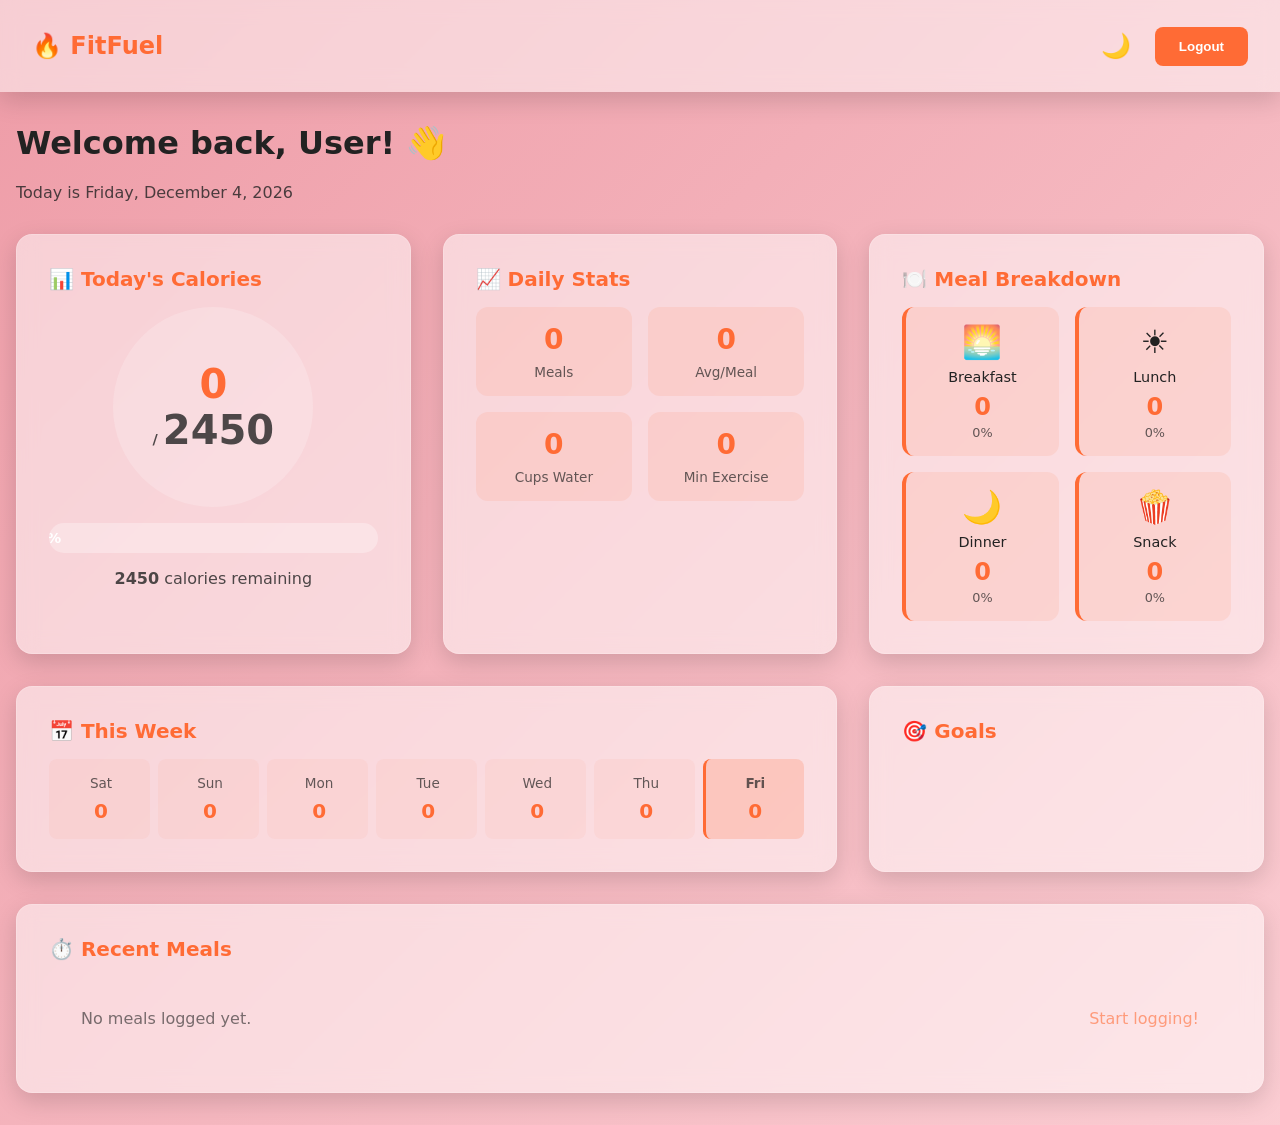
<file: frontend/dashboard.html>
<!DOCTYPE html>
<html lang="en">
<head>
    <meta charset="UTF-8" />
    <meta name="viewport" content="width=device-width, initial-scale=1.0" />
    <title>Dashboard - FitFuel</title>
    <link rel="icon" type="image/png" href="Fitfuel favicon.png" />
    <style>
        :root {
            --brand: #ff6b35;
            --brand-2: #ff884d;
            --brand-3: #ffcc70;
            --text: #222;
            --text-inv: #fff;
            --glass-light: rgba(255, 255, 255, 0.5);
            --glass-dark: rgba(0, 0, 0, 0.45);
            --card-radius: 16px;
            --shadow-1: 0 8px 24px rgba(0, 0, 0, 0.15);
            --shadow-2: 0 12px 28px rgba(0, 0, 0, 0.22);
            --success: #4caf50;
            --warning: #ff9800;
            --danger: #f44336;
        }

        * {
            box-sizing: border-box;
        }

        html, body {
            scroll-behavior: smooth;
            margin: 0;
            padding: 0;
        }

        body {
            font-family: system-ui, -apple-system, Segoe UI, Roboto, Ubuntu, Cantarell, Noto Sans, Arial;
            min-height: 100vh;
            color: var(--text);
            background: linear-gradient(-45deg, #ffecd2, #fcb69f, #ffdde1, #ee9ca7);
            background-size: 400% 400%;
            animation: gradientMove 16s ease infinite;
        }

        body.dark {
            color: var(--text-inv);
            background: linear-gradient(-45deg, #141e30, #243b55, #0f2027, #2c5364);
            background-size: 400% 400%;
        }

        @keyframes gradientMove {
            0% { background-position: 0% 50%; }
            50% { background-position: 100% 50%; }
            100% { background-position: 0% 50%; }
        }

        /* Header */
        header {
            background: var(--glass-light);
            backdrop-filter: blur(10px);
            padding: 1.5rem 2rem;
            display: flex;
            justify-content: space-between;
            align-items: center;
            box-shadow: var(--shadow-1);
            position: sticky;
            top: 0;
            z-index: 100;
        }

        .logo {
            font-size: 1.5rem;
            font-weight: bold;
            color: var(--brand);
            text-decoration: none;
        }

        .header-actions {
            display: flex;
            gap: 1rem;
            align-items: center;
        }

        .theme-toggle {
            background: none;
            border: none;
            font-size: 1.5rem;
            cursor: pointer;
            padding: 0.5rem;
        }

        .logout-btn {
            padding: 0.75rem 1.5rem;
            background: var(--brand);
            color: var(--text-inv);
            border: none;
            border-radius: 8px;
            cursor: pointer;
            font-weight: 600;
            transition: background 0.3s;
        }

        .logout-btn:hover {
            background: var(--brand-2);
        }

        /* Main Container */
        .container {
            max-width: 1400px;
            margin: 2rem auto;
            padding: 0 1rem;
        }

        /* Grid Layout */
        .dashboard-grid {
            display: grid;
            grid-template-columns: repeat(auto-fit, minmax(300px, 1fr));
            gap: 2rem;
            margin-bottom: 2rem;
        }

        /* Card Styles */
        .card {
            background: var(--glass-light);
            backdrop-filter: blur(10px);
            padding: 2rem;
            border-radius: var(--card-radius);
            box-shadow: var(--shadow-1);
            border: 1px solid rgba(255, 255, 255, 0.18);
            transition: transform 0.3s, box-shadow 0.3s;
        }

        .card:hover {
            transform: translateY(-5px);
            box-shadow: var(--shadow-2);
        }

        body.dark .card {
            background: var(--glass-dark);
            border-color: rgba(255, 255, 255, 0.1);
        }

        .card h2 {
            margin: 0 0 1rem 0;
            font-size: 1.25rem;
            color: var(--brand);
        }

        /* Calorie Counter */
        .calorie-counter {
            text-align: center;
        }

        .calorie-circle {
            width: 200px;
            height: 200px;
            border-radius: 50%;
            background: conic-gradient(
                var(--brand) 0deg,
                var(--brand) var(--calorie-percentage, 180deg),
                rgba(255, 255, 255, 0.2) var(--calorie-percentage, 180deg),
                rgba(255, 255, 255, 0.2) 360deg
            );
            display: flex;
            flex-direction: column;
            justify-content: center;
            align-items: center;
            margin: 1rem auto;
            font-weight: bold;
            color: var(--brand);
        }

        .calorie-circle span {
            font-size: 2.5rem;
        }

        .calorie-circle small {
            font-size: 0.9rem;
            color: var(--text);
            opacity: 0.8;
        }

        /* Stats Grid */
        .stats-grid {
            display: grid;
            grid-template-columns: repeat(auto-fit, minmax(150px, 1fr));
            gap: 1rem;
        }

        .stat-item {
            background: rgba(255, 107, 53, 0.1);
            padding: 1rem;
            border-radius: 12px;
            text-align: center;
        }

        .stat-value {
            font-size: 1.75rem;
            font-weight: bold;
            color: var(--brand);
        }

        .stat-label {
            font-size: 0.85rem;
            color: var(--text);
            opacity: 0.7;
            margin-top: 0.5rem;
        }

        /* Progress Bar */
        .progress-bar {
            width: 100%;
            height: 30px;
            background: rgba(255, 255, 255, 0.3);
            border-radius: 15px;
            overflow: hidden;
            margin: 1rem 0;
        }

        .progress-fill {
            height: 100%;
            background: linear-gradient(90deg, var(--brand), var(--brand-2));
            display: flex;
            align-items: center;
            justify-content: center;
            color: var(--text-inv);
            font-weight: bold;
            font-size: 0.9rem;
            transition: width 0.5s ease;
        }

        /* Chart Container */
        .chart-container {
            position: relative;
            width: 100%;
            height: 300px;
            margin: 1rem 0;
        }

        canvas {
            max-width: 100%;
        }

        /* Weekly Overview */
        .weekly-overview {
            display: grid;
            grid-template-columns: repeat(7, 1fr);
            gap: 0.5rem;
        }

        .day-item {
            text-align: center;
            padding: 1rem;
            background: rgba(255, 107, 53, 0.05);
            border-radius: 8px;
            border-left: 3px solid transparent;
            transition: all 0.3s;
        }

        .day-item.today {
            background: rgba(255, 107, 53, 0.2);
            border-left-color: var(--brand);
            font-weight: bold;
        }

        .day-name {
            font-size: 0.85rem;
            color: var(--text);
            opacity: 0.7;
            margin-bottom: 0.5rem;
        }

        .day-calories {
            font-size: 1.25rem;
            color: var(--brand);
            font-weight: bold;
        }

        /* Meal Breakdown */
        .meal-breakdown {
            display: grid;
            grid-template-columns: repeat(auto-fit, minmax(120px, 1fr));
            gap: 1rem;
        }

        .meal-box {
            text-align: center;
            padding: 1rem;
            background: rgba(255, 107, 53, 0.1);
            border-radius: 12px;
            border-left: 4px solid var(--brand);
        }

        .meal-icon {
            font-size: 2rem;
            margin-bottom: 0.5rem;
        }

        .meal-name {
            font-size: 0.9rem;
            color: var(--text);
            margin-bottom: 0.5rem;
        }

        .meal-calories {
            font-size: 1.5rem;
            color: var(--brand);
            font-weight: bold;
        }

        .meal-percentage {
            font-size: 0.8rem;
            color: var(--text);
            opacity: 0.7;
            margin-top: 0.25rem;
        }

        /* Recent Activities */
        .activity-list {
            list-style: none;
            padding: 0;
            margin: 0;
        }

        .activity-item {
            padding: 1rem;
            border-bottom: 1px solid rgba(255, 255, 255, 0.2);
            display: flex;
            justify-content: space-between;
            align-items: center;
        }

        .activity-item:last-child {
            border-bottom: none;
        }

        .activity-info {
            display: flex;
            flex-direction: column;
            gap: 0.25rem;
        }

        .activity-title {
            font-weight: 600;
            color: var(--text);
        }

        .activity-time {
            font-size: 0.85rem;
            color: var(--text);
            opacity: 0.6;
        }

        .activity-calories {
            font-weight: bold;
            color: var(--brand);
        }

        /* Goals Section */
        .goals-container {
            display: grid;
            gap: 1rem;
        }

        .goal-item {
            padding: 1.5rem;
            background: rgba(255, 107, 53, 0.1);
            border-radius: 12px;
            border-left: 4px solid var(--success);
        }

        .goal-header {
            display: flex;
            justify-content: space-between;
            align-items: center;
            margin-bottom: 0.75rem;
        }

        .goal-title {
            font-weight: 600;
            font-size: 1.1rem;
        }

        .goal-status {
            font-size: 0.85rem;
            padding: 0.25rem 0.75rem;
            background: var(--success);
            color: white;
            border-radius: 20px;
        }

        .goal-status.warning {
            background: var(--warning);
        }

        .goal-status.danger {
            background: var(--danger);
        }

        /* Responsive */
        @media (max-width: 768px) {
            header {
                flex-direction: column;
                gap: 1rem;
                text-align: center;
            }

            .dashboard-grid {
                grid-template-columns: 1fr;
            }

            .calorie-circle {
                width: 150px;
                height: 150px;
            }

            .calorie-circle span {
                font-size: 1.75rem;
            }

            .weekly-overview {
                grid-template-columns: repeat(auto-fit, minmax(60px, 1fr));
            }

            .day-item {
                padding: 0.75rem 0.5rem;
            }
        }

        /* Loading Animation */
        @keyframes pulse {
            0%, 100% { opacity: 1; }
            50% { opacity: 0.5; }
        }

        .loading {
            animation: pulse 1.5s ease-in-out infinite;
        }
    </style>
</head>
<body>
    <header>
        <a href="index.html" class="logo">🔥 FitFuel</a>
        <div class="header-actions">
            <button class="theme-toggle" id="themeToggle">🌙</button>
            <button class="logout-btn" id="logoutBtn">Logout</button>
        </div>
    </header>

    <div class="container">
        <!-- Welcome Section -->
        <div style="margin-bottom: 2rem;">
            <h1>Welcome back, <span id="username">User</span>! 👋</h1>
            <p style="opacity: 0.8; margin: 0;">Today is <span id="todayDate"></span></p>
        </div>

        <!-- Main Dashboard Grid -->
        <div class="dashboard-grid">
            <!-- Calorie Counter Card -->
            <div class="card">
                <h2>📊 Today's Calories</h2>
                <div class="calorie-counter">
                    <div class="calorie-circle" id="calorieCircle">
                        <span id="caloriesConsumed">0</span>
                        <small>/ <span id="calorieGoal">2450</span></small>
                    </div>
                    <div class="progress-bar">
                        <div class="progress-fill" id="progressFill" style="width: 0%;">
                            <span id="progressPercent">0%</span>
                        </div>
                    </div>
                    <p style="margin: 1rem 0 0 0; color: var(--text); opacity: 0.8;">
                        <strong id="caloriesRemaining">2450</strong> calories remaining
                    </p>
                </div>
            </div>

            <!-- Daily Stats Card -->
            <div class="card">
                <h2>📈 Daily Stats</h2>
                <div class="stats-grid">
                    <div class="stat-item">
                        <div class="stat-value" id="mealsCount">0</div>
                        <div class="stat-label">Meals</div>
                    </div>
                    <div class="stat-item">
                        <div class="stat-value" id="avgCalories">0</div>
                        <div class="stat-label">Avg/Meal</div>
                    </div>
                    <div class="stat-item">
                        <div class="stat-value" id="waterIntake">0</div>
                        <div class="stat-label">Cups Water</div>
                    </div>
                    <div class="stat-item">
                        <div class="stat-value" id="exerciseTime">0</div>
                        <div class="stat-label">Min Exercise</div>
                    </div>
                </div>
            </div>

            <!-- Meal Breakdown Card -->
            <div class="card">
                <h2>🍽️ Meal Breakdown</h2>
                <div class="meal-breakdown">
                    <div class="meal-box">
                        <div class="meal-icon">🌅</div>
                        <div class="meal-name">Breakfast</div>
                        <div class="meal-calories" id="breakfastCal">0</div>
                        <div class="meal-percentage" id="breakfastPct">0%</div>
                    </div>
                    <div class="meal-box">
                        <div class="meal-icon">☀️</div>
                        <div class="meal-name">Lunch</div>
                        <div class="meal-calories" id="lunchCal">0</div>
                        <div class="meal-percentage" id="lunchPct">0%</div>
                    </div>
                    <div class="meal-box">
                        <div class="meal-icon">🌙</div>
                        <div class="meal-name">Dinner</div>
                        <div class="meal-calories" id="dinnerCal">0</div>
                        <div class="meal-percentage" id="dinnerPct">0%</div>
                    </div>
                    <div class="meal-box">
                        <div class="meal-icon">🍿</div>
                        <div class="meal-name">Snack</div>
                        <div class="meal-calories" id="snackCal">0</div>
                        <div class="meal-percentage" id="snackPct">0%</div>
                    </div>
                </div>
            </div>
        </div>

        <!-- Second Row -->
        <div class="dashboard-grid">
            <!-- Weekly Overview -->
            <div class="card" style="grid-column: span 2;">
                <h2>📅 This Week</h2>
                <div class="weekly-overview" id="weeklyOverview">
                    <!-- Populated by JS -->
                </div>
            </div>

            <!-- Quick Goals -->
            <div class="card">
                <h2>🎯 Goals</h2>
                <div class="goals-container" id="goalsContainer">
                    <!-- Populated by JS -->
                </div>
            </div>
        </div>

        <!-- Recent Activities -->
        <div class="card">
            <h2>⏱️ Recent Meals</h2>
            <ul class="activity-list" id="recentMeals">
                <li class="activity-item" style="color: var(--text); opacity: 0.6; text-align: center; padding: 2rem;">
                    No meals logged yet. <a href="meals.html" style="color: var(--brand); text-decoration: none;">Start logging!</a>
                </li>
            </ul>
        </div>
    </div>

    <script>
        // Initialize dashboard
        document.addEventListener('DOMContentLoaded', () => {
            loadUserData();
            loadDashboardData();
            setupEventListeners();
            updateDateTime();
            setInterval(updateDateTime, 60000);
        });

        function setupEventListeners() {
            document.getElementById('themeToggle').addEventListener('click', toggleTheme);
            document.getElementById('logoutBtn').addEventListener('click', logout);
        }

        function loadUserData() {
            const user = JSON.parse(localStorage.getItem('currentUser')) || {};
            document.getElementById('username').textContent = user.fullName || user.username || 'User';
        }

        function loadDashboardData() {
            const meals = JSON.parse(localStorage.getItem('meals')) || [];
            const today = new Date().toISOString().split('T')[0];
            const todaysMeals = meals.filter(meal => meal.date === today);

            // Calculate totals
            const totalCalories = todaysMeals.reduce((sum, meal) => sum + (meal.calories || 0), 0);
            const goal = 2450; // Default, should be from user profile
            const remaining = Math.max(0, goal - totalCalories);
            const percentage = Math.min(100, (totalCalories / goal) * 100);

            // Update calorie display
            document.getElementById('caloriesConsumed').textContent = Math.round(totalCalories);
            document.getElementById('calorieGoal').textContent = goal;
            document.getElementById('caloriesRemaining').textContent = Math.round(remaining);
            document.getElementById('progressFill').style.width = percentage + '%';
            document.getElementById('progressPercent').textContent = Math.round(percentage) + '%';
            document.getElementById('calorieCircle').style.setProperty('--calorie-percentage', (percentage / 100) * 360 + 'deg');

            // Update stats
            document.getElementById('mealsCount').textContent = todaysMeals.length;
            document.getElementById('avgCalories').textContent = todaysMeals.length > 0 ? Math.round(totalCalories / todaysMeals.length) : 0;

            // Update meal breakdown
            const breakdown = {
                BREAKFAST: 0,
                LUNCH: 0,
                DINNER: 0,
                SNACK: 0
            };

            todaysMeals.forEach(meal => {
                const category = meal.category || 'SNACK';
                if (breakdown.hasOwnProperty(category)) {
                    breakdown[category] += meal.calories || 0;
                }
            });

            Object.keys(breakdown).forEach(category => {
                const categoryKey = category.toLowerCase();
                const element = document.getElementById(categoryKey + 'Cal');
                const percentElement = document.getElementById(categoryKey + 'Pct');
                if (element) {
                    element.textContent = Math.round(breakdown[category]);
                    percentElement.textContent = totalCalories > 0 ? Math.round((breakdown[category] / totalCalories) * 100) + '%' : '0%';
                }
            });

            // Update recent meals
            updateRecentMeals(todaysMeals.slice(-5).reverse());

            // Update weekly overview
            updateWeeklyOverview();
        }

        function updateRecentMeals(meals) {
            const container = document.getElementById('recentMeals');
            if (meals.length === 0) {
                container.innerHTML = '<li class="activity-item" style="color: var(--text); opacity: 0.6; text-align: center; padding: 2rem;">No meals logged yet. <a href="meals.html" style="color: var(--brand); text-decoration: none;">Start logging!</a></li>';
                return;
            }

            container.innerHTML = meals.map(meal => `
                <li class="activity-item">
                    <div class="activity-info">
                        <div class="activity-title">${meal.name}</div>
                        <div class="activity-time">${meal.category || 'Snack'} • ${meal.date}</div>
                    </div>
                    <div class="activity-calories">${Math.round(meal.calories || 0)} cal</div>
                </li>
            `).join('');
        }

        function updateWeeklyOverview() {
            const container = document.getElementById('weeklyOverview');
            const meals = JSON.parse(localStorage.getItem('meals')) || [];
            const days = ['Sun', 'Mon', 'Tue', 'Wed', 'Thu', 'Fri', 'Sat'];
            const today = new Date();
            let html = '';

            for (let i = 6; i >= 0; i--) {
                const date = new Date(today);
                date.setDate(date.getDate() - i);
                const dateStr = date.toISOString().split('T')[0];
                const dayMeals = meals.filter(meal => meal.date === dateStr);
                const dayCalories = dayMeals.reduce((sum, meal) => sum + (meal.calories || 0), 0);
                const isToday = dateStr === today.toISOString().split('T')[0];

                html += `
                    <div class="day-item ${isToday ? 'today' : ''}">
                        <div class="day-name">${days[date.getDay()]}</div>
                        <div class="day-calories">${Math.round(dayCalories)}</div>
                    </div>
                `;
            }

            container.innerHTML = html;
        }

        function updateDateTime() {
            const options = { weekday: 'long', year: 'numeric', month: 'long', day: 'numeric' };
            const today = new Date().toLocaleDateString('en-US', options);
            document.getElementById('todayDate').textContent = today;
        }

        function toggleTheme() {
            document.body.classList.toggle('dark');
            localStorage.setItem('theme', document.body.classList.contains('dark') ? 'dark' : 'light');
            document.getElementById('themeToggle').textContent = document.body.classList.contains('dark') ? '☀️' : '🌙';
        }

        function logout() {
            if (confirm('Are you sure you want to logout?')) {
                localStorage.removeItem('authToken');
                localStorage.removeItem('currentUser');
                window.location.href = 'index.html';
            }
        }

        // Load theme preference
        if (localStorage.getItem('theme') === 'dark') {
            document.body.classList.add('dark');
            document.getElementById('themeToggle').textContent = '☀️';
        }
    </script>
</body>
</html>
</file>
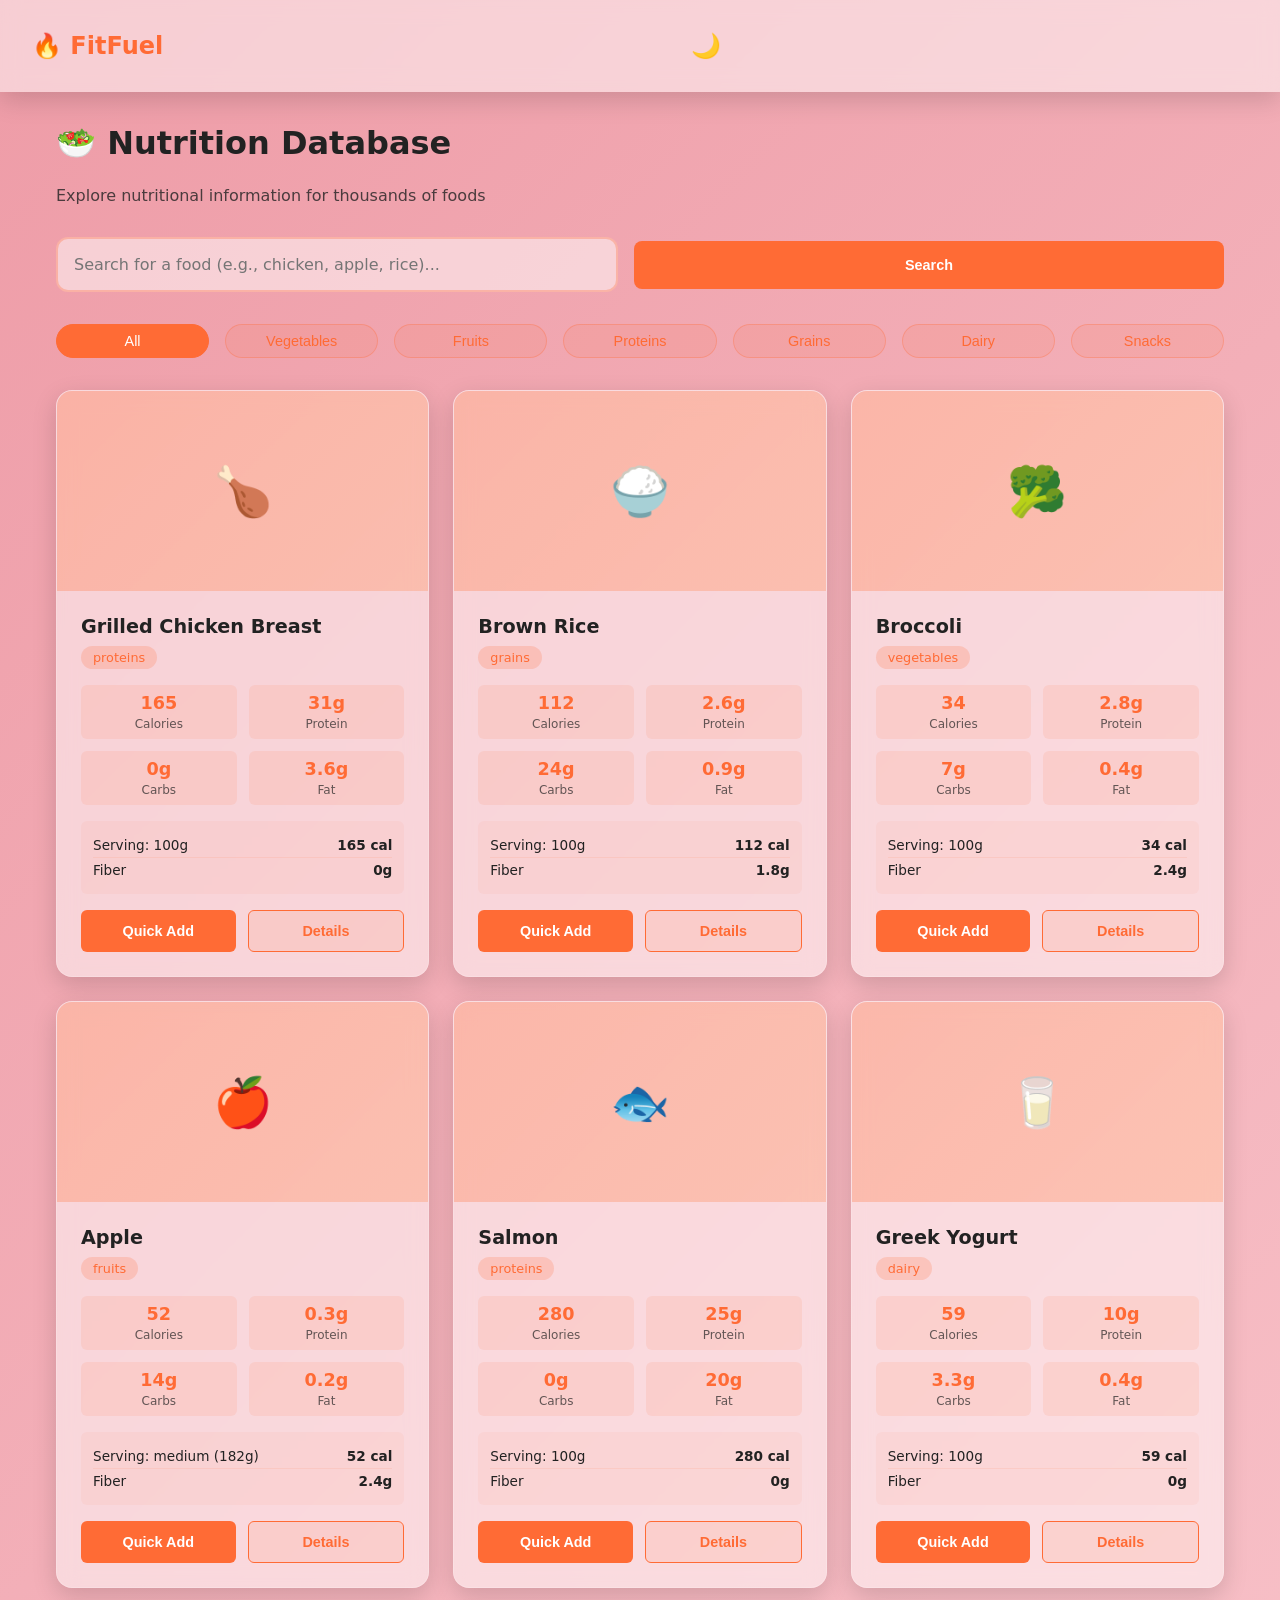
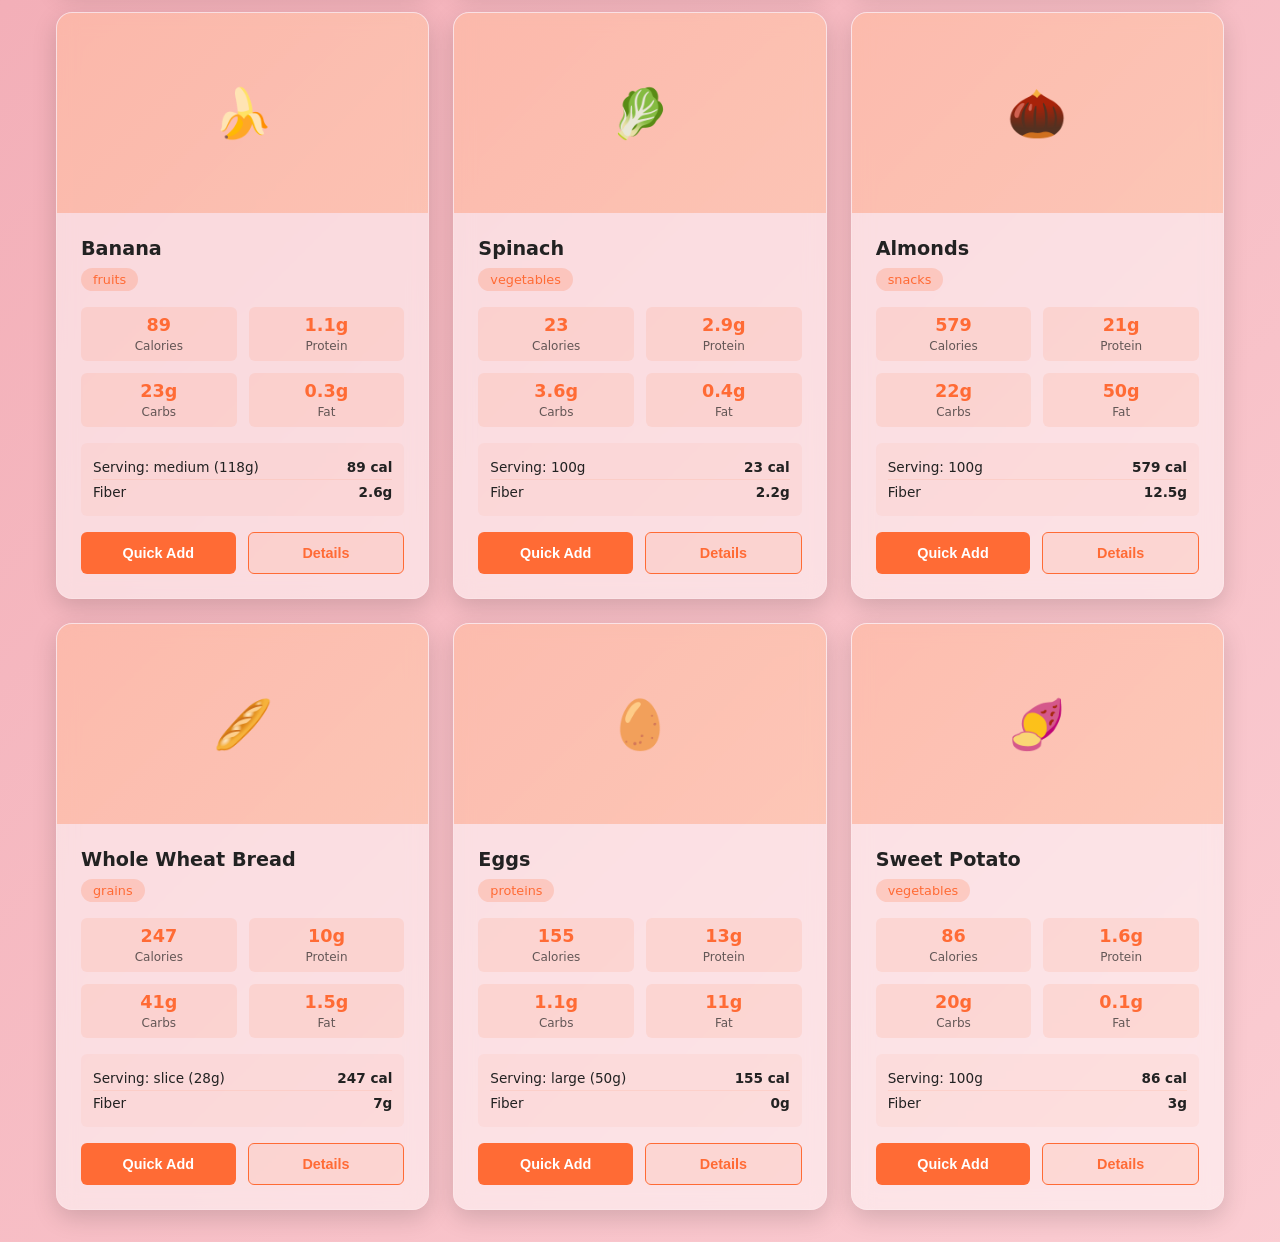
<file: frontend/nutrition.html>
<!DOCTYPE html>
<html lang="en">
<head>
    <meta charset="UTF-8" />
    <meta name="viewport" content="width=device-width, initial-scale=1.0" />
    <title>Nutrition Database - FitFuel</title>
    <link rel="icon" type="image/png" href="Fitfuel favicon.png" />
    <style>
        :root {
            --brand: #ff6b35;
            --brand-2: #ff884d;
            --brand-3: #ffcc70;
            --text: #222;
            --text-inv: #fff;
            --glass-light: rgba(255, 255, 255, 0.5);
            --glass-dark: rgba(0, 0, 0, 0.45);
            --card-radius: 16px;
            --shadow-1: 0 8px 24px rgba(0, 0, 0, 0.15);
            --shadow-2: 0 12px 28px rgba(0, 0, 0, 0.22);
        }

        * {
            box-sizing: border-box;
        }

        html, body {
            margin: 0;
            padding: 0;
            scroll-behavior: smooth;
        }

        body {
            font-family: system-ui, -apple-system, Segoe UI, Roboto, Ubuntu, Cantarell, Noto Sans, Arial;
            min-height: 100vh;
            color: var(--text);
            background: linear-gradient(-45deg, #ffecd2, #fcb69f, #ffdde1, #ee9ca7);
            background-size: 400% 400%;
            animation: gradientMove 16s ease infinite;
        }

        body.dark {
            color: var(--text-inv);
            background: linear-gradient(-45deg, #141e30, #243b55, #0f2027, #2c5364);
        }

        @keyframes gradientMove {
            0% { background-position: 0% 50%; }
            50% { background-position: 100% 50%; }
            100% { background-position: 0% 50%; }
        }

        /* Header */
        header {
            background: var(--glass-light);
            backdrop-filter: blur(10px);
            padding: 1.5rem 2rem;
            display: flex;
            justify-content: space-between;
            align-items: center;
            box-shadow: var(--shadow-1);
            position: sticky;
            top: 0;
            z-index: 100;
        }

        body.dark header {
            background: var(--glass-dark);
        }

        .logo {
            font-size: 1.5rem;
            font-weight: bold;
            color: var(--brand);
            text-decoration: none;
        }

        .theme-toggle {
            background: none;
            border: none;
            font-size: 1.5rem;
            cursor: pointer;
            padding: 0.5rem;
        }

        /* Container */
        .container {
            max-width: 1200px;
            margin: 2rem auto;
            padding: 0 1rem;
        }

        h1 {
            margin: 0 0 1.5rem 0;
        }

        /* Search Bar */
        .search-section {
            margin-bottom: 2rem;
        }

        .search-container {
            display: flex;
            gap: 1rem;
            flex-wrap: wrap;
            align-items: center;
        }

        .search-input {
            flex: 1;
            min-width: 250px;
            padding: 1rem;
            border: 2px solid rgba(255, 107, 53, 0.3);
            border-radius: 12px;
            background: var(--glass-light);
            font-size: 1rem;
            color: var(--text);
            font-family: inherit;
        }

        body.dark .search-input {
            background: var(--glass-dark);
            color: var(--text-inv);
        }

        .search-input:focus {
            outline: none;
            border-color: var(--brand);
            box-shadow: 0 0 0 3px rgba(255, 107, 53, 0.2);
        }

        .search-btn {
            padding: 1rem 2rem;
            background: var(--brand);
            color: white;
            border: none;
            border-radius: 8px;
            font-weight: 600;
            cursor: pointer;
            transition: all 0.3s;
        }

        .search-btn:hover {
            background: var(--brand-2);
            transform: translateY(-2px);
            box-shadow: 0 4px 12px rgba(255, 107, 53, 0.3);
        }

        /* Filter Options */
        .filters {
            display: flex;
            gap: 1rem;
            margin-bottom: 2rem;
            flex-wrap: wrap;
        }

        .filter-btn {
            padding: 0.5rem 1.25rem;
            background: rgba(255, 107, 53, 0.1);
            color: var(--brand);
            border: 1px solid rgba(255, 107, 53, 0.3);
            border-radius: 20px;
            cursor: pointer;
            font-weight: 500;
            transition: all 0.3s;
        }

        .filter-btn:hover,
        .filter-btn.active {
            background: var(--brand);
            color: white;
            border-color: var(--brand);
        }

        /* Food Grid */
        .food-grid {
            display: grid;
            grid-template-columns: repeat(auto-fill, minmax(280px, 1fr));
            gap: 1.5rem;
            margin-bottom: 2rem;
        }

        /* Food Card */
        .food-card {
            background: var(--glass-light);
            backdrop-filter: blur(10px);
            border-radius: var(--card-radius);
            overflow: hidden;
            box-shadow: var(--shadow-1);
            border: 1px solid rgba(255, 255, 255, 0.18);
            transition: all 0.3s;
            cursor: pointer;
        }

        body.dark .food-card {
            background: var(--glass-dark);
            border-color: rgba(255, 255, 255, 0.1);
        }

        .food-card:hover {
            transform: translateY(-5px);
            box-shadow: var(--shadow-2);
        }

        .food-image {
            width: 100%;
            height: 200px;
            background: linear-gradient(135deg, rgba(255, 107, 53, 0.3), rgba(255, 136, 77, 0.3));
            display: flex;
            align-items: center;
            justify-content: center;
            font-size: 3rem;
            overflow: hidden;
        }

        .food-content {
            padding: 1.5rem;
        }

        .food-name {
            font-size: 1.2rem;
            font-weight: 600;
            margin: 0 0 0.5rem 0;
            color: var(--text);
        }

        .food-info {
            display: grid;
            grid-template-columns: repeat(2, 1fr);
            gap: 0.75rem;
            margin-bottom: 1rem;
            font-size: 0.9rem;
        }

        .info-item {
            background: rgba(255, 107, 53, 0.1);
            padding: 0.5rem;
            border-radius: 6px;
            text-align: center;
        }

        .info-value {
            font-weight: 600;
            color: var(--brand);
            font-size: 1.1rem;
        }

        .info-label {
            font-size: 0.75rem;
            color: var(--text);
            opacity: 0.7;
            margin-top: 0.25rem;
        }

        .food-category {
            display: inline-block;
            background: rgba(255, 107, 53, 0.2);
            color: var(--brand);
            padding: 0.25rem 0.75rem;
            border-radius: 20px;
            font-size: 0.8rem;
            margin-bottom: 1rem;
        }

        /* Nutrition Facts */
        .nutrition-facts {
            background: rgba(255, 107, 53, 0.05);
            padding: 0.75rem;
            border-radius: 6px;
            margin-bottom: 1rem;
            font-size: 0.85rem;
        }

        .nutrition-row {
            display: flex;
            justify-content: space-between;
            padding: 0.25rem 0;
            border-bottom: 1px solid rgba(255, 107, 53, 0.1);
        }

        .nutrition-row:last-child {
            border-bottom: none;
        }

        /* Buttons */
        .button-group {
            display: flex;
            gap: 0.75rem;
        }

        button {
            flex: 1;
            padding: 0.75rem;
            border: none;
            border-radius: 6px;
            font-weight: 600;
            cursor: pointer;
            font-size: 0.9rem;
            transition: all 0.3s;
        }

        .btn-add {
            background: var(--brand);
            color: white;
        }

        .btn-add:hover {
            background: var(--brand-2);
        }

        .btn-detail {
            background: rgba(255, 107, 53, 0.1);
            color: var(--brand);
            border: 1px solid var(--brand);
        }

        .btn-detail:hover {
            background: rgba(255, 107, 53, 0.2);
        }

        /* Modal */
        .modal {
            display: none;
            position: fixed;
            top: 0;
            left: 0;
            width: 100%;
            height: 100%;
            background: rgba(0, 0, 0, 0.5);
            z-index: 1000;
            align-items: center;
            justify-content: center;
        }

        .modal.show {
            display: flex;
        }

        .modal-content {
            background: var(--glass-light);
            backdrop-filter: blur(10px);
            border-radius: var(--card-radius);
            padding: 2rem;
            max-width: 600px;
            width: 90%;
            max-height: 90vh;
            overflow-y: auto;
            box-shadow: var(--shadow-2);
        }

        body.dark .modal-content {
            background: var(--glass-dark);
        }

        .modal-header {
            display: flex;
            justify-content: space-between;
            align-items: center;
            margin-bottom: 1.5rem;
        }

        .modal-header h2 {
            margin: 0;
            color: var(--brand);
        }

        .close-btn {
            background: none;
            border: none;
            font-size: 2rem;
            cursor: pointer;
            padding: 0;
            line-height: 1;
        }

        /* Empty State */
        .empty-state {
            text-align: center;
            padding: 3rem 1rem;
            color: var(--text);
            opacity: 0.6;
        }

        .empty-state-icon {
            font-size: 4rem;
            margin-bottom: 1rem;
        }

        /* Responsive */
        @media (max-width: 768px) {
            .container {
                margin: 1rem auto;
            }

            .food-grid {
                grid-template-columns: 1fr;
            }

            .search-container {
                flex-direction: column;
                align-items: stretch;
            }

            .search-input,
            .search-btn {
                width: 100%;
            }

            .modal-content {
                width: 95%;
                padding: 1.5rem;
            }
        }
    </style>
</head>
<body>
    <header>
        <a href="index.html" class="logo">🔥 FitFuel</a>
        <button class="theme-toggle" id="themeToggle">🌙</button>
    </header>

    <div class="container">
        <h1>🥗 Nutrition Database</h1>
        <p style="opacity: 0.8; margin: 0 0 2rem 0;">Explore nutritional information for thousands of foods</p>

        <!-- Search Section -->
        <div class="search-section">
            <div class="search-container">
                <input type="text" class="search-input" id="searchInput" placeholder="Search for a food (e.g., chicken, apple, rice)...">
                <button class="search-btn" id="searchBtn">Search</button>
            </div>
        </div>

        <!-- Filters -->
        <div class="filters">
            <button class="filter-btn active" data-filter="all">All</button>
            <button class="filter-btn" data-filter="vegetables">Vegetables</button>
            <button class="filter-btn" data-filter="fruits">Fruits</button>
            <button class="filter-btn" data-filter="proteins">Proteins</button>
            <button class="filter-btn" data-filter="grains">Grains</button>
            <button class="filter-btn" data-filter="dairy">Dairy</button>
            <button class="filter-btn" data-filter="snacks">Snacks</button>
        </div>

        <!-- Food Grid -->
        <div class="food-grid" id="foodGrid">
            <!-- Foods will be loaded here -->
        </div>
    </div>

    <!-- Detail Modal -->
    <div class="modal" id="detailModal">
        <div class="modal-content">
            <div class="modal-header">
                <h2 id="modalFoodName"></h2>
                <button class="close-btn" id="closeModal">&times;</button>
            </div>

            <div id="modalContent"></div>

            <div class="button-group" style="margin-top: 2rem;">
                <button class="btn-add" id="addToMealBtn">Add to Today's Meals</button>
            </div>
        </div>
    </div>

    <script>
        // Sample nutrition database
        const nutritionDatabase = [
            {
                id: 1,
                name: 'Grilled Chicken Breast',
                emoji: '🍗',
                category: 'proteins',
                calories: 165,
                protein: 31,
                carbs: 0,
                fat: 3.6,
                fiber: 0,
                unit: '100g',
                description: 'Lean protein source, excellent for muscle building'
            },
            {
                id: 2,
                name: 'Brown Rice',
                emoji: '🍚',
                category: 'grains',
                calories: 112,
                protein: 2.6,
                carbs: 24,
                fat: 0.9,
                fiber: 1.8,
                unit: '100g',
                description: 'Whole grain, good source of fiber and B vitamins'
            },
            {
                id: 3,
                name: 'Broccoli',
                emoji: '🥦',
                category: 'vegetables',
                calories: 34,
                protein: 2.8,
                carbs: 7,
                fat: 0.4,
                fiber: 2.4,
                unit: '100g',
                description: 'Low calorie, high in vitamins and minerals'
            },
            {
                id: 4,
                name: 'Apple',
                emoji: '🍎',
                category: 'fruits',
                calories: 52,
                protein: 0.3,
                carbs: 14,
                fat: 0.2,
                fiber: 2.4,
                unit: 'medium (182g)',
                description: 'Natural sugars, good source of fiber'
            },
            {
                id: 5,
                name: 'Salmon',
                emoji: '🐟',
                category: 'proteins',
                calories: 280,
                protein: 25,
                carbs: 0,
                fat: 20,
                fiber: 0,
                unit: '100g',
                description: 'Rich in omega-3 fatty acids, great for heart health'
            },
            {
                id: 6,
                name: 'Greek Yogurt',
                emoji: '🥛',
                category: 'dairy',
                calories: 59,
                protein: 10,
                carbs: 3.3,
                fat: 0.4,
                fiber: 0,
                unit: '100g',
                description: 'High protein, low calorie dairy product'
            },
            {
                id: 7,
                name: 'Banana',
                emoji: '🍌',
                category: 'fruits',
                calories: 89,
                protein: 1.1,
                carbs: 23,
                fat: 0.3,
                fiber: 2.6,
                unit: 'medium (118g)',
                description: 'Good source of potassium and carbohydrates'
            },
            {
                id: 8,
                name: 'Spinach',
                emoji: '🥬',
                category: 'vegetables',
                calories: 23,
                protein: 2.9,
                carbs: 3.6,
                fat: 0.4,
                fiber: 2.2,
                unit: '100g',
                description: 'Nutrient-dense leafy green, rich in iron'
            },
            {
                id: 9,
                name: 'Almonds',
                emoji: '🌰',
                category: 'snacks',
                calories: 579,
                protein: 21,
                carbs: 22,
                fat: 50,
                fiber: 12.5,
                unit: '100g',
                description: 'Healthy fats, great for snacking'
            },
            {
                id: 10,
                name: 'Whole Wheat Bread',
                emoji: '🥖',
                category: 'grains',
                calories: 247,
                protein: 10,
                carbs: 41,
                fat: 1.5,
                fiber: 7,
                unit: 'slice (28g)',
                description: 'Complex carbohydrates, good fiber content'
            },
            {
                id: 11,
                name: 'Eggs',
                emoji: '🥚',
                category: 'proteins',
                calories: 155,
                protein: 13,
                carbs: 1.1,
                fat: 11,
                fiber: 0,
                unit: 'large (50g)',
                description: 'Complete protein, versatile cooking option'
            },
            {
                id: 12,
                name: 'Sweet Potato',
                emoji: '🍠',
                category: 'vegetables',
                calories: 86,
                protein: 1.6,
                carbs: 20,
                fat: 0.1,
                fiber: 3,
                unit: '100g',
                description: 'Rich in vitamin A and potassium'
            }
        ];

        let currentFilter = 'all';
        let filteredFoods = [...nutritionDatabase];

        document.addEventListener('DOMContentLoaded', () => {
            loadThemePreference();
            setupEventListeners();
            renderFoodGrid();
        });

        function setupEventListeners() {
            document.getElementById('themeToggle').addEventListener('click', toggleTheme);
            document.getElementById('searchBtn').addEventListener('click', performSearch);
            document.getElementById('searchInput').addEventListener('keypress', (e) => {
                if (e.key === 'Enter') performSearch();
            });

            document.querySelectorAll('.filter-btn').forEach(btn => {
                btn.addEventListener('click', (e) => {
                    document.querySelectorAll('.filter-btn').forEach(b => b.classList.remove('active'));
                    e.target.classList.add('active');
                    currentFilter = e.target.getAttribute('data-filter');
                    applyFilters();
                });
            });

            document.getElementById('closeModal').addEventListener('click', closeModal);
            document.getElementById('detailModal').addEventListener('click', (e) => {
                if (e.target === document.getElementById('detailModal')) closeModal();
            });
        }

        function performSearch() {
            const query = document.getElementById('searchInput').value.toLowerCase();
            filteredFoods = nutritionDatabase.filter(food =>
                food.name.toLowerCase().includes(query)
            );
            renderFoodGrid();
        }

        function applyFilters() {
            const query = document.getElementById('searchInput').value.toLowerCase();
            filteredFoods = nutritionDatabase.filter(food => {
                const matchesFilter = currentFilter === 'all' || food.category === currentFilter;
                const matchesSearch = food.name.toLowerCase().includes(query);
                return matchesFilter && matchesSearch;
            });
            renderFoodGrid();
        }

        function renderFoodGrid() {
            const grid = document.getElementById('foodGrid');
            
            if (filteredFoods.length === 0) {
                grid.innerHTML = `
                    <div style="grid-column: 1/-1;">
                        <div class="empty-state">
                            <div class="empty-state-icon">🔍</div>
                            <h3>No foods found</h3>
                            <p>Try searching with different keywords</p>
                        </div>
                    </div>
                `;
                return;
            }

            grid.innerHTML = filteredFoods.map(food => `
                <div class="food-card">
                    <div class="food-image">${food.emoji}</div>
                    <div class="food-content">
                        <h3 class="food-name">${food.name}</h3>
                        <span class="food-category">${food.category}</span>
                        
                        <div class="food-info">
                            <div class="info-item">
                                <div class="info-value">${food.calories}</div>
                                <div class="info-label">Calories</div>
                            </div>
                            <div class="info-item">
                                <div class="info-value">${food.protein}g</div>
                                <div class="info-label">Protein</div>
                            </div>
                            <div class="info-item">
                                <div class="info-value">${food.carbs}g</div>
                                <div class="info-label">Carbs</div>
                            </div>
                            <div class="info-item">
                                <div class="info-value">${food.fat}g</div>
                                <div class="info-label">Fat</div>
                            </div>
                        </div>

                        <div class="nutrition-facts">
                            <div class="nutrition-row">
                                <span>Serving: ${food.unit}</span>
                                <strong>${food.calories} cal</strong>
                            </div>
                            <div class="nutrition-row">
                                <span>Fiber</span>
                                <strong>${food.fiber}g</strong>
                            </div>
                        </div>

                        <div class="button-group">
                            <button class="btn-add" onclick="addToMeal(${food.id})">Quick Add</button>
                            <button class="btn-detail" onclick="showDetail(${food.id})">Details</button>
                        </div>
                    </div>
                </div>
            `).join('');
        }

        function showDetail(foodId) {
            const food = nutritionDatabase.find(f => f.id === foodId);
            if (!food) return;

            document.getElementById('modalFoodName').textContent = food.name;
            document.getElementById('modalContent').innerHTML = `
                <div style="text-align: center; font-size: 4rem; margin-bottom: 1rem;">${food.emoji}</div>
                
                <div style="background: rgba(255, 107, 53, 0.1); padding: 1.5rem; border-radius: 12px; margin-bottom: 1.5rem;">
                    <h3 style="margin: 0 0 1rem 0; color: var(--brand);">Nutritional Information (per ${food.unit})</h3>
                    
                    <div style="display: grid; grid-template-columns: 1fr 1fr; gap: 1rem; margin-bottom: 1rem;">
                        <div style="background: white; padding: 1rem; border-radius: 8px; text-align: center;">
                            <div style="font-size: 1.5rem; font-weight: bold; color: var(--brand);">${food.calories}</div>
                            <div style="font-size: 0.85rem; color: var(--text); opacity: 0.7;">Calories</div>
                        </div>
                        <div style="background: white; padding: 1rem; border-radius: 8px; text-align: center;">
                            <div style="font-size: 1.5rem; font-weight: bold; color: var(--brand);">${food.protein}g</div>
                            <div style="font-size: 0.85rem; color: var(--text); opacity: 0.7;">Protein</div>
                        </div>
                        <div style="background: white; padding: 1rem; border-radius: 8px; text-align: center;">
                            <div style="font-size: 1.5rem; font-weight: bold; color: var(--brand);">${food.carbs}g</div>
                            <div style="font-size: 0.85rem; color: var(--text); opacity: 0.7;">Carbohydrates</div>
                        </div>
                        <div style="background: white; padding: 1rem; border-radius: 8px; text-align: center;">
                            <div style="font-size: 1.5rem; font-weight: bold; color: var(--brand);">${food.fat}g</div>
                            <div style="font-size: 0.85rem; color: var(--text); opacity: 0.7;">Fat</div>
                        </div>
                    </div>

                    <div style="background: white; padding: 1rem; border-radius: 8px; text-align: center;">
                        <div style="font-size: 1.25rem; font-weight: bold; color: var(--brand);">${food.fiber}g</div>
                        <div style="font-size: 0.85rem; color: var(--text); opacity: 0.7;">Fiber</div>
                    </div>
                </div>

                <div style="background: rgba(255, 107, 53, 0.05); padding: 1rem; border-radius: 8px; margin-bottom: 1rem;">
                    <p>${food.description}</p>
                </div>

                <h4 style="margin-top: 1rem; margin-bottom: 0.5rem;">Health Benefits:</h4>
                <ul style="margin: 0.5rem 0; padding-left: 1.5rem;">
                    <li>Rich in essential nutrients</li>
                    <li>Supports healthy digestion</li>
                    <li>Aids in muscle recovery</li>
                </ul>
            `;

            document.getElementById('addToMealBtn').onclick = () => addToMeal(foodId);
            document.getElementById('detailModal').classList.add('show');
        }

        function addToMeal(foodId) {
            const food = nutritionDatabase.find(f => f.id === foodId);
            if (!food) return;

            // Create meal entry
            const meal = {
                id: Date.now(),
                name: food.name,
                calories: food.calories,
                category: 'SNACK',
                date: new Date().toISOString().split('T')[0],
                description: `${food.unit} - ${food.description}`,
                quantity: 1
            };

            // Save to localStorage
            const meals = JSON.parse(localStorage.getItem('meals')) || [];
            meals.push(meal);
            localStorage.setItem('meals', JSON.stringify(meals));

            closeModal();
            alert(`${food.name} added to today's meals!`);
        }

        function closeModal() {
            document.getElementById('detailModal').classList.remove('show');
        }

        function toggleTheme() {
            document.body.classList.toggle('dark');
            localStorage.setItem('theme', document.body.classList.contains('dark') ? 'dark' : 'light');
            document.getElementById('themeToggle').textContent = document.body.classList.contains('dark') ? '☀️' : '🌙';
        }

        function loadThemePreference() {
            if (localStorage.getItem('theme') === 'dark') {
                document.body.classList.add('dark');
                document.getElementById('themeToggle').textContent = '☀️';
            }
        }
    </script>
</body>
</html>
</file>
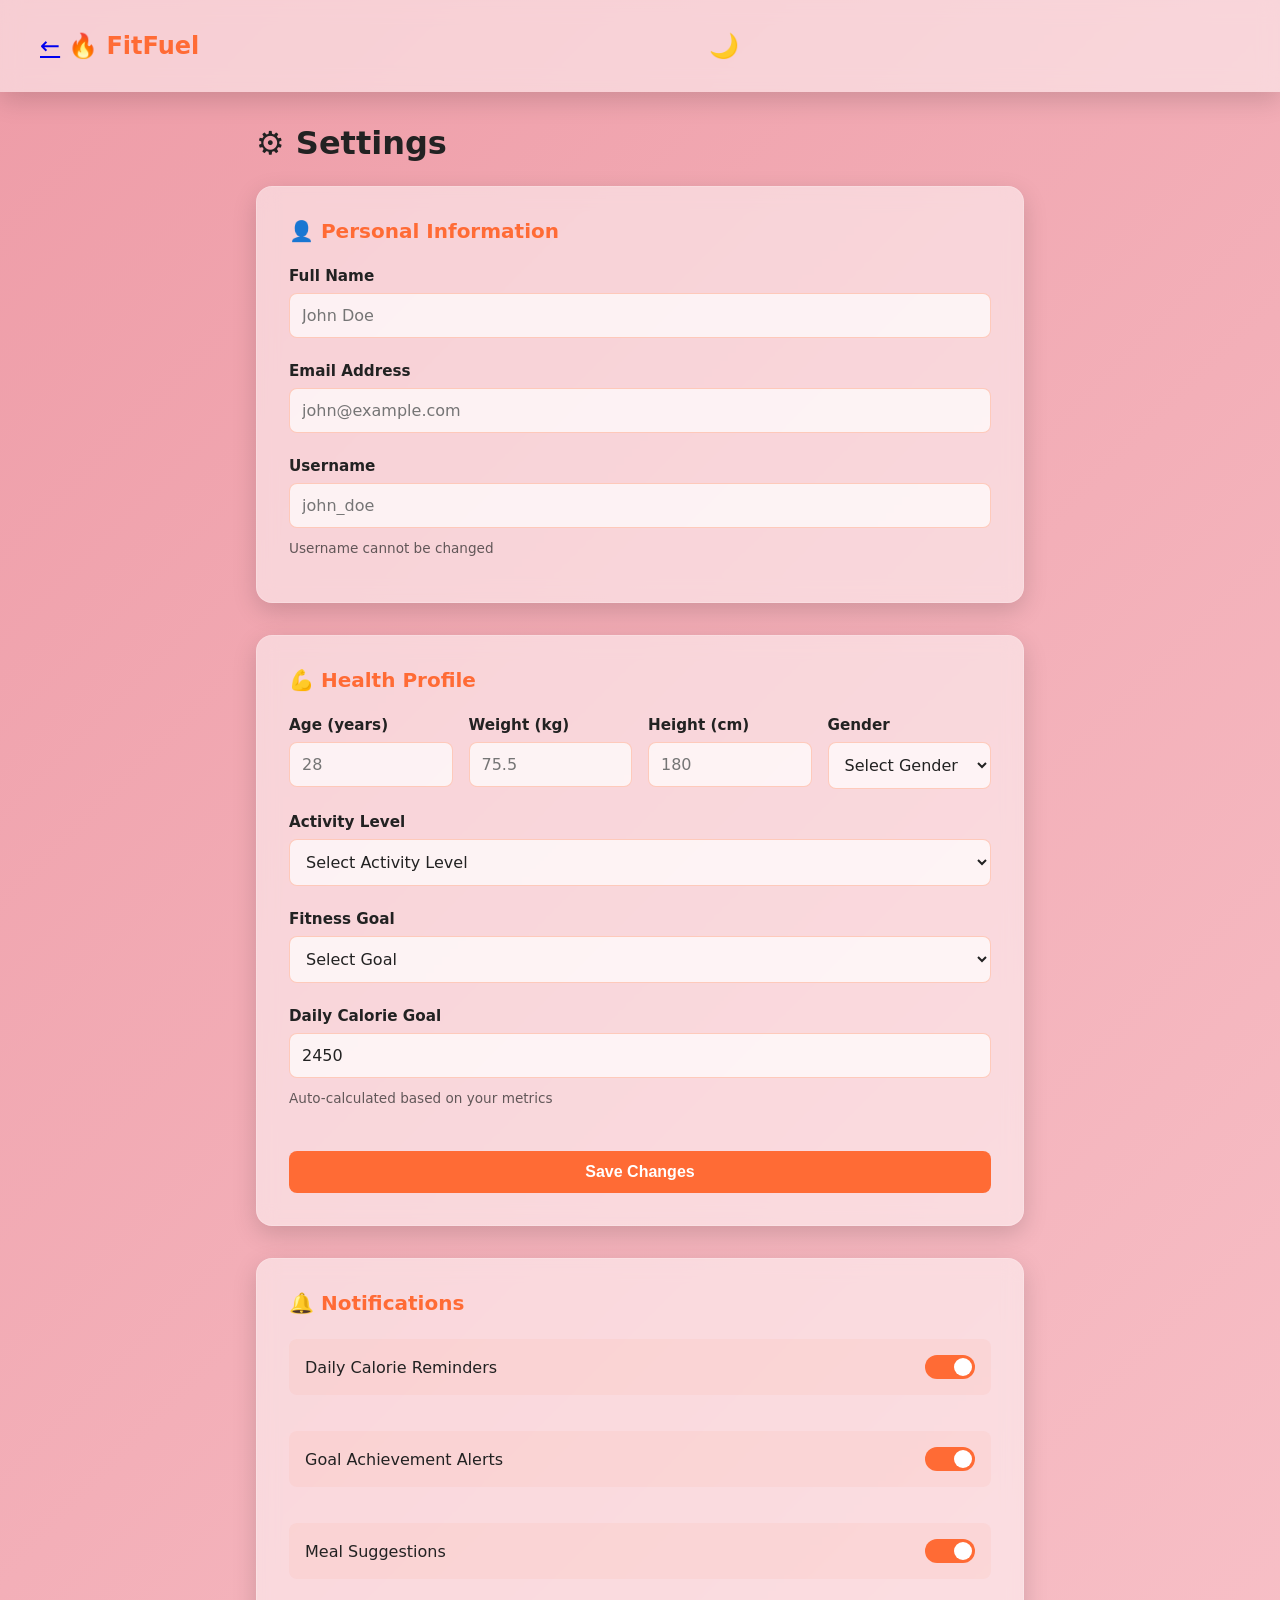
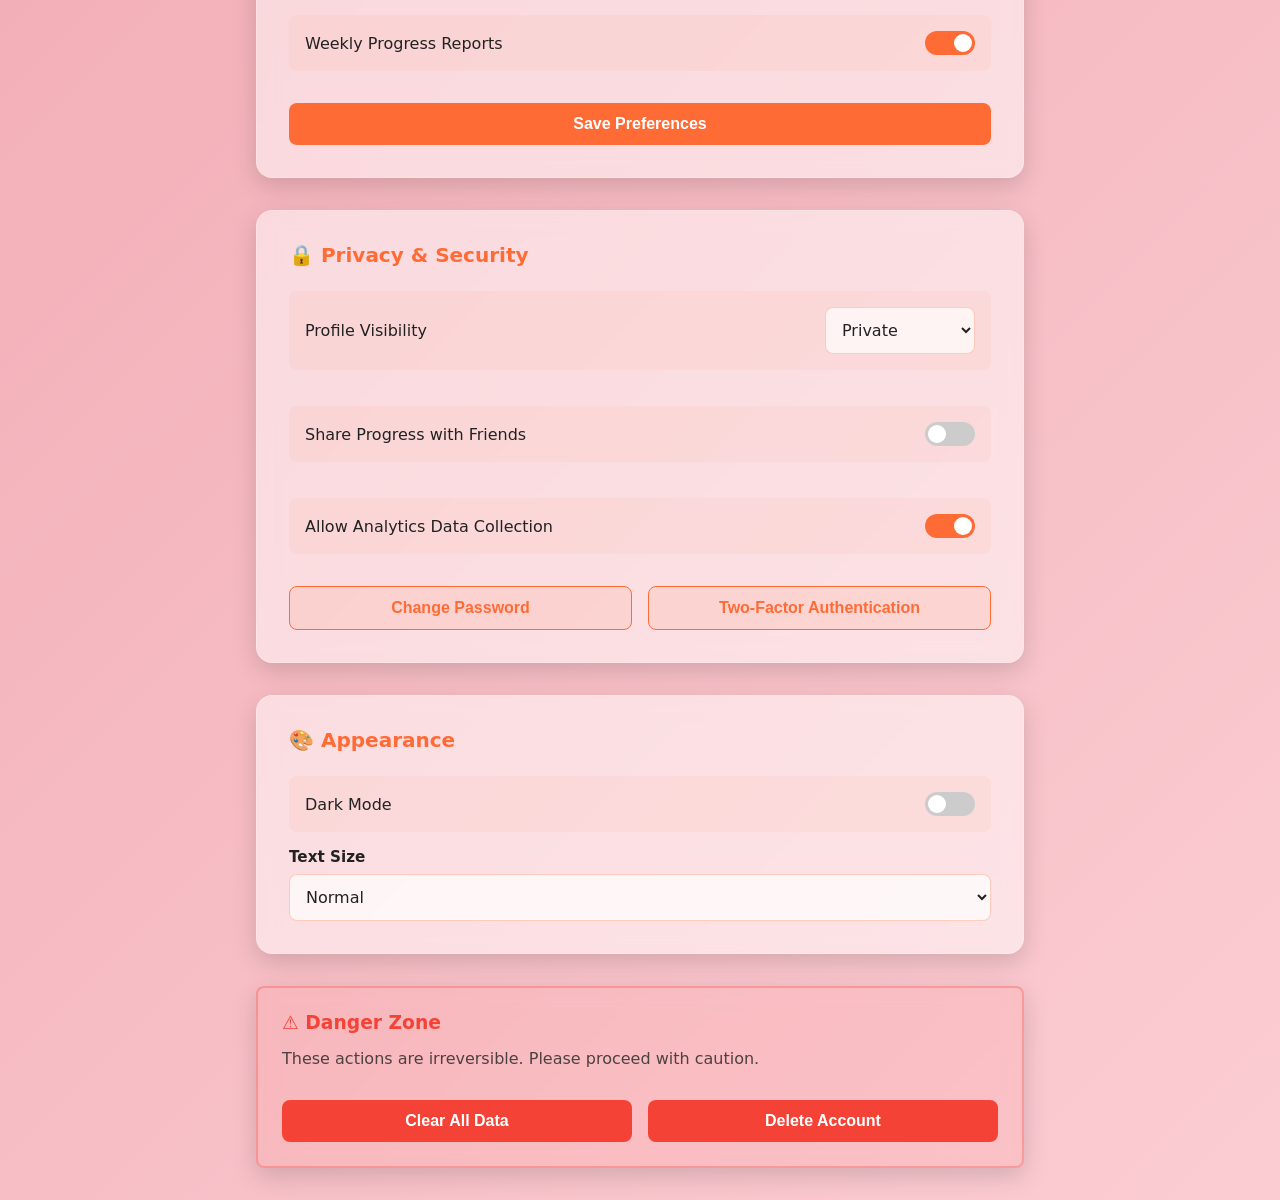
<file: frontend/settings.html>
<!DOCTYPE html>
<html lang="en">
<head>
    <meta charset="UTF-8" />
    <meta name="viewport" content="width=device-width, initial-scale=1.0" />
    <title>Settings - FitFuel</title>
    <link rel="icon" type="image/png" href="Fitfuel favicon.png" />
    <style>
        :root {
            --brand: #ff6b35;
            --brand-2: #ff884d;
            --brand-3: #ffcc70;
            --text: #222;
            --text-inv: #fff;
            --glass-light: rgba(255, 255, 255, 0.5);
            --glass-dark: rgba(0, 0, 0, 0.45);
            --card-radius: 16px;
            --shadow-1: 0 8px 24px rgba(0, 0, 0, 0.15);
            --shadow-2: 0 12px 28px rgba(0, 0, 0, 0.22);
            --success: #4caf50;
            --danger: #f44336;
        }

        * {
            box-sizing: border-box;
        }

        html, body {
            margin: 0;
            padding: 0;
            scroll-behavior: smooth;
        }

        body {
            font-family: system-ui, -apple-system, Segoe UI, Roboto, Ubuntu, Cantarell, Noto Sans, Arial;
            min-height: 100vh;
            color: var(--text);
            background: linear-gradient(-45deg, #ffecd2, #fcb69f, #ffdde1, #ee9ca7);
            background-size: 400% 400%;
            animation: gradientMove 16s ease infinite;
        }

        body.dark {
            color: var(--text-inv);
            background: linear-gradient(-45deg, #141e30, #243b55, #0f2027, #2c5364);
        }

        @keyframes gradientMove {
            0% { background-position: 0% 50%; }
            50% { background-position: 100% 50%; }
            100% { background-position: 0% 50%; }
        }

        /* Header */
        header {
            background: var(--glass-light);
            backdrop-filter: blur(10px);
            padding: 1.5rem 2rem;
            display: flex;
            justify-content: space-between;
            align-items: center;
            box-shadow: var(--shadow-1);
            position: sticky;
            top: 0;
            z-index: 100;
        }

        body.dark header {
            background: var(--glass-dark);
        }

        .logo {
            font-size: 1.5rem;
            font-weight: bold;
            color: var(--brand);
            text-decoration: none;
        }

        .header-actions {
            display: flex;
            gap: 1rem;
        }

        .theme-toggle, .back-btn {
            background: none;
            border: none;
            font-size: 1.5rem;
            cursor: pointer;
            padding: 0.5rem;
        }

        /* Container */
        .container {
            max-width: 800px;
            margin: 2rem auto;
            padding: 0 1rem;
        }

        h1 {
            margin: 0 0 1.5rem 0;
            color: var(--text);
        }

        /* Settings Layout */
        .settings-section {
            background: var(--glass-light);
            backdrop-filter: blur(10px);
            padding: 2rem;
            border-radius: var(--card-radius);
            box-shadow: var(--shadow-1);
            margin-bottom: 2rem;
            border: 1px solid rgba(255, 255, 255, 0.18);
        }

        body.dark .settings-section {
            background: var(--glass-dark);
            border-color: rgba(255, 255, 255, 0.1);
        }

        .settings-section h2 {
            margin: 0 0 1.5rem 0;
            font-size: 1.25rem;
            color: var(--brand);
            display: flex;
            align-items: center;
            gap: 0.5rem;
        }

        .settings-group {
            display: grid;
            gap: 1.5rem;
            margin-bottom: 1.5rem;
        }

        .settings-group:last-child {
            margin-bottom: 0;
        }

        /* Form Elements */
        .form-group {
            display: flex;
            flex-direction: column;
            gap: 0.5rem;
        }

        label {
            font-weight: 600;
            color: var(--text);
            font-size: 0.95rem;
        }

        input[type="text"],
        input[type="email"],
        input[type="password"],
        input[type="number"],
        select {
            padding: 0.75rem;
            border: 1px solid rgba(255, 107, 53, 0.3);
            border-radius: 8px;
            font-size: 1rem;
            background: rgba(255, 255, 255, 0.7);
            color: var(--text);
            font-family: inherit;
            transition: border-color 0.3s;
        }

        body.dark input[type="text"],
        body.dark input[type="email"],
        body.dark input[type="password"],
        body.dark input[type="number"],
        body.dark select {
            background: rgba(255, 255, 255, 0.1);
            color: var(--text-inv);
        }

        input:focus,
        select:focus {
            outline: none;
            border-color: var(--brand);
            box-shadow: 0 0 0 3px rgba(255, 107, 53, 0.2);
        }

        .form-hint {
            font-size: 0.85rem;
            color: var(--text);
            opacity: 0.7;
            margin-top: 0.25rem;
        }

        /* Toggle Switch */
        .toggle-switch {
            display: flex;
            align-items: center;
            justify-content: space-between;
            padding: 1rem;
            background: rgba(255, 107, 53, 0.05);
            border-radius: 8px;
        }

        .switch {
            position: relative;
            display: inline-block;
            width: 50px;
            height: 24px;
        }

        .switch input {
            opacity: 0;
            width: 0;
            height: 0;
        }

        .slider {
            position: absolute;
            cursor: pointer;
            top: 0;
            left: 0;
            right: 0;
            bottom: 0;
            background-color: #ccc;
            transition: .4s;
            border-radius: 24px;
        }

        .slider:before {
            position: absolute;
            content: "";
            height: 18px;
            width: 18px;
            left: 3px;
            bottom: 3px;
            background-color: white;
            transition: .4s;
            border-radius: 50%;
        }

        input:checked + .slider {
            background-color: var(--brand);
        }

        input:checked + .slider:before {
            transform: translateX(26px);
        }

        /* Buttons */
        .button-group {
            display: flex;
            gap: 1rem;
            margin-top: 2rem;
            flex-wrap: wrap;
        }

        button {
            padding: 0.75rem 1.5rem;
            border: none;
            border-radius: 8px;
            font-weight: 600;
            cursor: pointer;
            font-size: 1rem;
            transition: all 0.3s;
            flex: 1;
            min-width: 150px;
        }

        .btn-primary {
            background: var(--brand);
            color: var(--text-inv);
        }

        .btn-primary:hover {
            background: var(--brand-2);
            transform: translateY(-2px);
            box-shadow: 0 4px 12px rgba(255, 107, 53, 0.3);
        }

        .btn-secondary {
            background: rgba(255, 107, 53, 0.1);
            color: var(--brand);
            border: 1px solid var(--brand);
        }

        .btn-secondary:hover {
            background: rgba(255, 107, 53, 0.2);
        }

        .btn-danger {
            background: var(--danger);
            color: var(--text-inv);
        }

        .btn-danger:hover {
            background: #d32f2f;
        }

        /* Alert Messages */
        .alert {
            padding: 1rem;
            border-radius: 8px;
            margin-bottom: 1rem;
            display: none;
            animation: slideDown 0.3s ease;
        }

        @keyframes slideDown {
            from {
                opacity: 0;
                transform: translateY(-10px);
            }
            to {
                opacity: 1;
                transform: translateY(0);
            }
        }

        .alert.show {
            display: block;
        }

        .alert-success {
            background: rgba(76, 175, 80, 0.2);
            color: #2e7d32;
            border: 1px solid rgba(76, 175, 80, 0.5);
        }

        .alert-error {
            background: rgba(244, 67, 54, 0.2);
            color: #c62828;
            border: 1px solid rgba(244, 67, 54, 0.5);
        }

        .alert-info {
            background: rgba(33, 150, 243, 0.2);
            color: #1565c0;
            border: 1px solid rgba(33, 150, 243, 0.5);
        }

        /* Settings Grid for Health Info */
        .health-grid {
            display: grid;
            grid-template-columns: repeat(auto-fit, minmax(150px, 1fr));
            gap: 1rem;
        }

        .health-grid .form-group {
            margin: 0;
        }

        /* Password Change Form */
        .password-section {
            border-top: 1px solid rgba(255, 107, 53, 0.2);
            padding-top: 1.5rem;
            margin-top: 1.5rem;
        }

        /* Notification Preferences */
        .notification-item {
            padding: 1rem;
            background: rgba(255, 107, 53, 0.05);
            border-radius: 8px;
            margin-bottom: 0.75rem;
            display: flex;
            justify-content: space-between;
            align-items: center;
        }

        .notification-item:last-child {
            margin-bottom: 0;
        }

        .notification-label {
            font-weight: 500;
        }

        /* Privacy Section */
        .privacy-item {
            padding: 1rem;
            background: rgba(255, 107, 53, 0.05);
            border-radius: 8px;
            margin-bottom: 0.75rem;
            display: flex;
            justify-content: space-between;
            align-items: center;
        }

        .privacy-item:last-child {
            margin-bottom: 0;
        }

        /* Danger Zone */
        .danger-zone {
            background: rgba(244, 67, 54, 0.05);
            border: 2px solid rgba(244, 67, 54, 0.3);
            padding: 1.5rem;
            border-radius: 8px;
            margin-top: 2rem;
        }

        .danger-zone h3 {
            color: var(--danger);
            margin: 0 0 1rem 0;
        }

        .danger-zone p {
            margin: 0 0 1rem 0;
            opacity: 0.8;
        }

        /* Responsive */
        @media (max-width: 768px) {
            header {
                flex-wrap: wrap;
            }

            .container {
                margin: 1rem auto;
            }

            .settings-section {
                padding: 1.5rem;
            }

            .health-grid {
                grid-template-columns: 1fr;
            }

            .button-group {
                flex-direction: column;
            }

            button {
                flex: unset;
            }
        }
    </style>
</head>
<body>
    <header>
        <a href="dashboard.html" class="back-btn" id="backBtn">←</a>
        <a href="index.html" class="logo">🔥 FitFuel</a>
        <button class="theme-toggle" id="themeToggle">🌙</button>
    </header>

    <div class="container">
        <h1>⚙️ Settings</h1>

        <!-- Alert Messages -->
        <div class="alert alert-success" id="successAlert"></div>
        <div class="alert alert-error" id="errorAlert"></div>

        <!-- Personal Information -->
        <div class="settings-section">
            <h2>👤 Personal Information</h2>
            <div class="settings-group">
                <div class="form-group">
                    <label for="fullName">Full Name</label>
                    <input type="text" id="fullName" placeholder="John Doe">
                </div>
                <div class="form-group">
                    <label for="email">Email Address</label>
                    <input type="email" id="email" placeholder="john@example.com">
                </div>
                <div class="form-group">
                    <label for="username">Username</label>
                    <input type="text" id="username" placeholder="john_doe" disabled>
                    <p class="form-hint">Username cannot be changed</p>
                </div>
            </div>
        </div>

        <!-- Health Profile -->
        <div class="settings-section">
            <h2>💪 Health Profile</h2>
            <div class="settings-group">
                <div class="health-grid">
                    <div class="form-group">
                        <label for="age">Age (years)</label>
                        <input type="number" id="age" placeholder="28" min="13" max="120">
                    </div>
                    <div class="form-group">
                        <label for="weight">Weight (kg)</label>
                        <input type="number" id="weight" placeholder="75.5" min="30" max="300" step="0.1">
                    </div>
                    <div class="form-group">
                        <label for="height">Height (cm)</label>
                        <input type="number" id="height" placeholder="180" min="100" max="250">
                    </div>
                    <div class="form-group">
                        <label for="gender">Gender</label>
                        <select id="gender">
                            <option value="">Select Gender</option>
                            <option value="MALE">Male</option>
                            <option value="FEMALE">Female</option>
                            <option value="OTHER">Other</option>
                        </select>
                    </div>
                </div>

                <div class="form-group">
                    <label for="activityLevel">Activity Level</label>
                    <select id="activityLevel">
                        <option value="">Select Activity Level</option>
                        <option value="SEDENTARY">Sedentary (little or no exercise)</option>
                        <option value="LIGHTLY_ACTIVE">Lightly Active (1-3 days/week)</option>
                        <option value="MODERATELY_ACTIVE">Moderately Active (3-5 days/week)</option>
                        <option value="VERY_ACTIVE">Very Active (6-7 days/week)</option>
                        <option value="EXTREMELY_ACTIVE">Extremely Active (physical job)</option>
                    </select>
                </div>

                <div class="form-group">
                    <label for="fitnessGoal">Fitness Goal</label>
                    <select id="fitnessGoal">
                        <option value="">Select Goal</option>
                        <option value="WEIGHT_LOSS">Weight Loss</option>
                        <option value="MAINTENANCE">Maintenance</option>
                        <option value="WEIGHT_GAIN">Weight Gain</option>
                    </select>
                </div>

                <div class="form-group">
                    <label for="dailyGoal">Daily Calorie Goal</label>
                    <input type="number" id="dailyGoal" placeholder="2450" min="1000" max="5000">
                    <p class="form-hint" id="goalHint">Auto-calculated based on your metrics</p>
                </div>
            </div>

            <div class="button-group">
                <button class="btn-primary" id="saveHealthBtn">Save Changes</button>
            </div>
        </div>

        <!-- Notification Preferences -->
        <div class="settings-section">
            <h2>🔔 Notifications</h2>
            <div class="settings-group">
                <div class="notification-item">
                    <span class="notification-label">Daily Calorie Reminders</span>
                    <label class="switch">
                        <input type="checkbox" id="dailyReminders" checked>
                        <span class="slider"></span>
                    </label>
                </div>
                <div class="notification-item">
                    <span class="notification-label">Goal Achievement Alerts</span>
                    <label class="switch">
                        <input type="checkbox" id="goalAlerts" checked>
                        <span class="slider"></span>
                    </label>
                </div>
                <div class="notification-item">
                    <span class="notification-label">Meal Suggestions</span>
                    <label class="switch">
                        <input type="checkbox" id="mealSuggestions" checked>
                        <span class="slider"></span>
                    </label>
                </div>
                <div class="notification-item">
                    <span class="notification-label">Weekly Progress Reports</span>
                    <label class="switch">
                        <input type="checkbox" id="weeklyReports" checked>
                        <span class="slider"></span>
                    </label>
                </div>
            </div>

            <div class="button-group">
                <button class="btn-primary" id="saveNotificationsBtn">Save Preferences</button>
            </div>
        </div>

        <!-- Privacy & Security -->
        <div class="settings-section">
            <h2>🔒 Privacy & Security</h2>
            <div class="settings-group">
                <div class="privacy-item">
                    <span>Profile Visibility</span>
                    <select style="flex: 0; width: auto; min-width: 150px;">
                        <option>Private</option>
                        <option>Friends Only</option>
                        <option>Public</option>
                    </select>
                </div>
                <div class="privacy-item">
                    <span>Share Progress with Friends</span>
                    <label class="switch">
                        <input type="checkbox" id="shareProgress">
                        <span class="slider"></span>
                    </label>
                </div>
                <div class="privacy-item">
                    <span>Allow Analytics Data Collection</span>
                    <label class="switch">
                        <input type="checkbox" id="analyticsConsent" checked>
                        <span class="slider"></span>
                    </label>
                </div>
            </div>

            <div class="button-group">
                <button class="btn-secondary">Change Password</button>
                <button class="btn-secondary">Two-Factor Authentication</button>
            </div>
        </div>

        <!-- Appearance -->
        <div class="settings-section">
            <h2>🎨 Appearance</h2>
            <div class="notification-item">
                <span class="notification-label">Dark Mode</span>
                <label class="switch">
                    <input type="checkbox" id="darkModeToggle">
                    <span class="slider"></span>
                </label>
            </div>

            <div class="form-group" style="margin-top: 1rem;">
                <label for="fontSize">Text Size</label>
                <select id="fontSize">
                    <option value="small">Small</option>
                    <option value="normal" selected>Normal</option>
                    <option value="large">Large</option>
                </select>
            </div>
        </div>

        <!-- Danger Zone -->
        <div class="settings-section danger-zone">
            <h3>⚠️ Danger Zone</h3>
            <p>These actions are irreversible. Please proceed with caution.</p>
            <div class="button-group">
                <button class="btn-danger" id="deleteDataBtn">Clear All Data</button>
                <button class="btn-danger" id="deleteAccountBtn">Delete Account</button>
            </div>
        </div>
    </div>

    <script>
        // Initialize settings page
        document.addEventListener('DOMContentLoaded', () => {
            loadUserSettings();
            setupEventListeners();
            loadThemePreference();
        });

        function setupEventListeners() {
            document.getElementById('themeToggle').addEventListener('click', toggleTheme);
            document.getElementById('backBtn').addEventListener('click', () => window.history.back());
            document.getElementById('saveHealthBtn').addEventListener('click', saveHealthProfile);
            document.getElementById('saveNotificationsBtn').addEventListener('click', saveNotifications);
            document.getElementById('deleteDataBtn').addEventListener('click', clearAllData);
            document.getElementById('deleteAccountBtn').addEventListener('click', deleteAccount);
            document.getElementById('darkModeToggle').addEventListener('change', toggleDarkMode);
        }

        function loadUserSettings() {
            const user = JSON.parse(localStorage.getItem('currentUser')) || {};
            
            // Fill in personal information
            document.getElementById('fullName').value = user.fullName || '';
            document.getElementById('email').value = user.email || '';
            document.getElementById('username').value = user.username || '';
            
            // Fill in health profile
            document.getElementById('age').value = user.age || '';
            document.getElementById('weight').value = user.weight || '';
            document.getElementById('height').value = user.height || '';
            document.getElementById('gender').value = user.gender || '';
            document.getElementById('activityLevel').value = user.activityLevel || '';
            document.getElementById('fitnessGoal').value = user.fitnessGoal || '';
            document.getElementById('dailyGoal').value = user.dailyGoal || '2450';

            // Load preferences
            const prefs = JSON.parse(localStorage.getItem('preferences')) || {};
            document.getElementById('dailyReminders').checked = prefs.dailyReminders !== false;
            document.getElementById('goalAlerts').checked = prefs.goalAlerts !== false;
            document.getElementById('mealSuggestions').checked = prefs.mealSuggestions !== false;
            document.getElementById('weeklyReports').checked = prefs.weeklyReports !== false;
            document.getElementById('shareProgress').checked = prefs.shareProgress || false;
            document.getElementById('analyticsConsent').checked = prefs.analyticsConsent !== false;
        }

        function saveHealthProfile() {
            const user = JSON.parse(localStorage.getItem('currentUser')) || {};
            user.fullName = document.getElementById('fullName').value;
            user.email = document.getElementById('email').value;
            user.age = parseInt(document.getElementById('age').value);
            user.weight = parseFloat(document.getElementById('weight').value);
            user.height = parseInt(document.getElementById('height').value);
            user.gender = document.getElementById('gender').value;
            user.activityLevel = document.getElementById('activityLevel').value;
            user.fitnessGoal = document.getElementById('fitnessGoal').value;
            user.dailyGoal = parseInt(document.getElementById('dailyGoal').value);

            localStorage.setItem('currentUser', JSON.stringify(user));
            showAlert('Profile updated successfully!', 'success');
        }

        function saveNotifications() {
            const prefs = {
                dailyReminders: document.getElementById('dailyReminders').checked,
                goalAlerts: document.getElementById('goalAlerts').checked,
                mealSuggestions: document.getElementById('mealSuggestions').checked,
                weeklyReports: document.getElementById('weeklyReports').checked,
                shareProgress: document.getElementById('shareProgress').checked,
                analyticsConsent: document.getElementById('analyticsConsent').checked
            };

            localStorage.setItem('preferences', JSON.stringify(prefs));
            showAlert('Preferences saved successfully!', 'success');
        }

        function toggleTheme() {
            document.body.classList.toggle('dark');
            localStorage.setItem('theme', document.body.classList.contains('dark') ? 'dark' : 'light');
            document.getElementById('themeToggle').textContent = document.body.classList.contains('dark') ? '☀️' : '🌙';
        }

        function toggleDarkMode(e) {
            if (e.target.checked) {
                document.body.classList.add('dark');
                localStorage.setItem('theme', 'dark');
                document.getElementById('themeToggle').textContent = '☀️';
            } else {
                document.body.classList.remove('dark');
                localStorage.setItem('theme', 'light');
                document.getElementById('themeToggle').textContent = '🌙';
            }
        }

        function clearAllData() {
            if (confirm('Are you sure you want to clear all meal data? This action cannot be undone.')) {
                localStorage.removeItem('meals');
                showAlert('All data cleared successfully!', 'success');
            }
        }

        function deleteAccount() {
            if (confirm('Are you sure you want to delete your account? This action is permanent and cannot be undone.')) {
                if (confirm('This will delete all your data. Type YES to confirm:')) {
                    localStorage.removeItem('currentUser');
                    localStorage.removeItem('authToken');
                    localStorage.removeItem('meals');
                    window.location.href = 'index.html';
                }
            }
        }

        function showAlert(message, type) {
            const alertId = type === 'success' ? 'successAlert' : 'errorAlert';
            const alert = document.getElementById(alertId);
            alert.textContent = message;
            alert.classList.add('show');
            
            setTimeout(() => {
                alert.classList.remove('show');
            }, 3000);
        }

        function loadThemePreference() {
            if (localStorage.getItem('theme') === 'dark') {
                document.body.classList.add('dark');
                document.getElementById('themeToggle').textContent = '☀️';
                document.getElementById('darkModeToggle').checked = true;
            }
        }
    </script>
</body>
</html>
</file>
